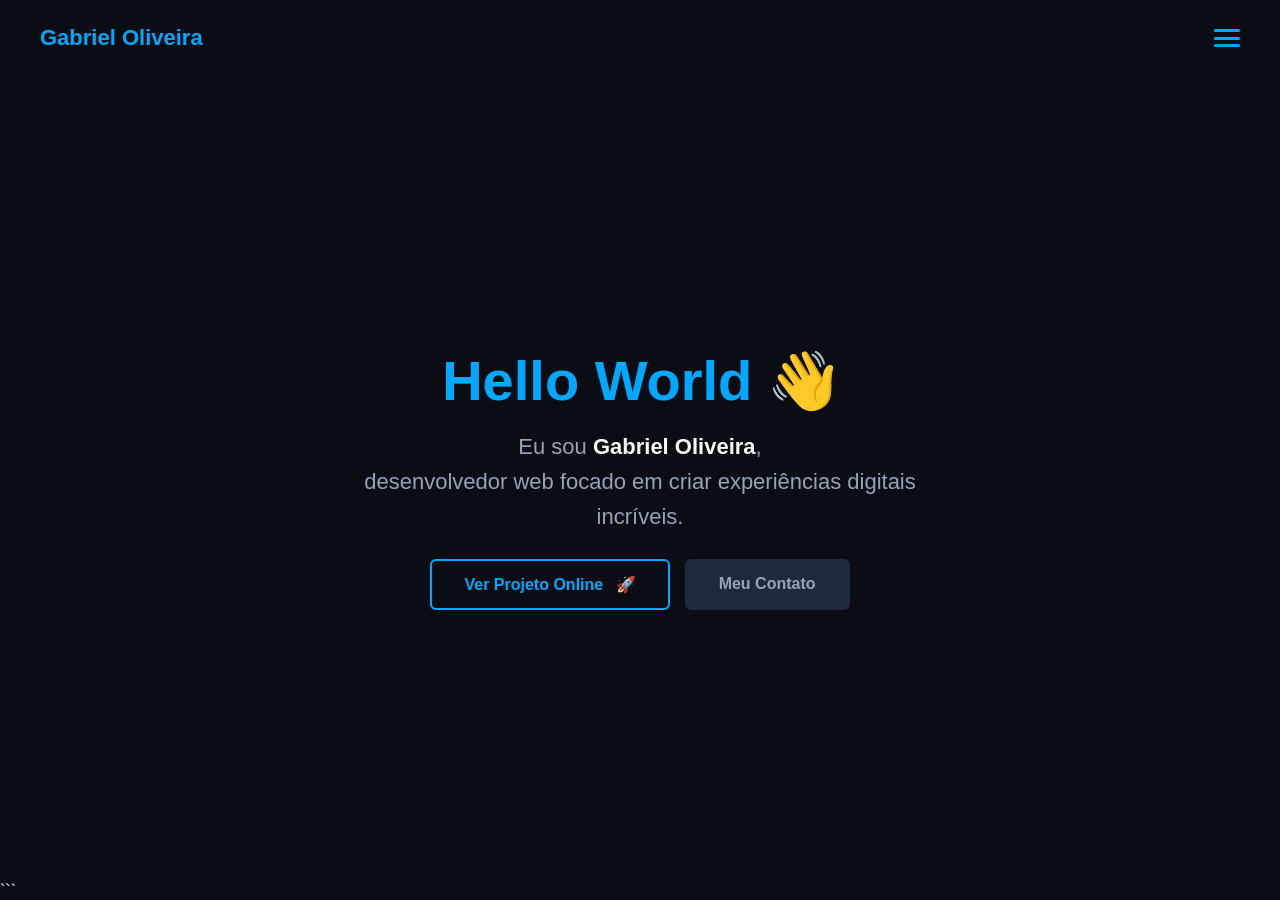
<file: index.html>
<!DOCTYPE html>
<html lang="pt-BR">
<head>
    <meta charset="UTF-8">
    <meta name="viewport" content="width=device-width, initial-scale=1.0">
    <title>Portfólio - Gabriel Oliveira</title>
    <link rel="stylesheet" href="style.css">
</head>
<body>
    
    <header class="navbar">
        <div class="logo">Gabriel Oliveira</div>
        
        <button class="menu-btn" aria-label="Menu" onclick="toggleMenu()">
            <span></span>
            <span></span>
            <span></span>
        </button>

        <nav class="menu-links" id="menuLinks">
            <a href="index.html" class="active-link">Início</a>
            <a href="sobre.html">Quem sou eu?</a>
            <a href="habilidades.html">Habilidades</a>
            <a href="projetos.html">Projetos</a>
            <a href="contato.html">Contato</a>
        </nav>
    </header>

    <main class="container">
            
        <div class="hero-text">
            <h1>Hello World <span class="wave">👋</span></h1>

            <h2>
                Eu sou <strong class="highlight">Gabriel Oliveira</strong>,
                <br>
                desenvolvedor web focado em criar experiências digitais incríveis.
            </h2>
                
            <div class="hero-buttons">
                <a href="https://proejet-o.vercel.app/" 
                   target="_blank" 
                   class="contact-btn">
                   Ver Projeto Online
                </a>

                <a href="contato.html" class="secondary-btn">
                    Meu Contato
                </a>
            </div>
        </div>
        
    </main>

    <script>
        function toggleMenu() {
            const menu = document.getElementById('menuLinks');
            menu.classList.toggle('active');
        }
    </script>

</body>
</html>
```
</file>
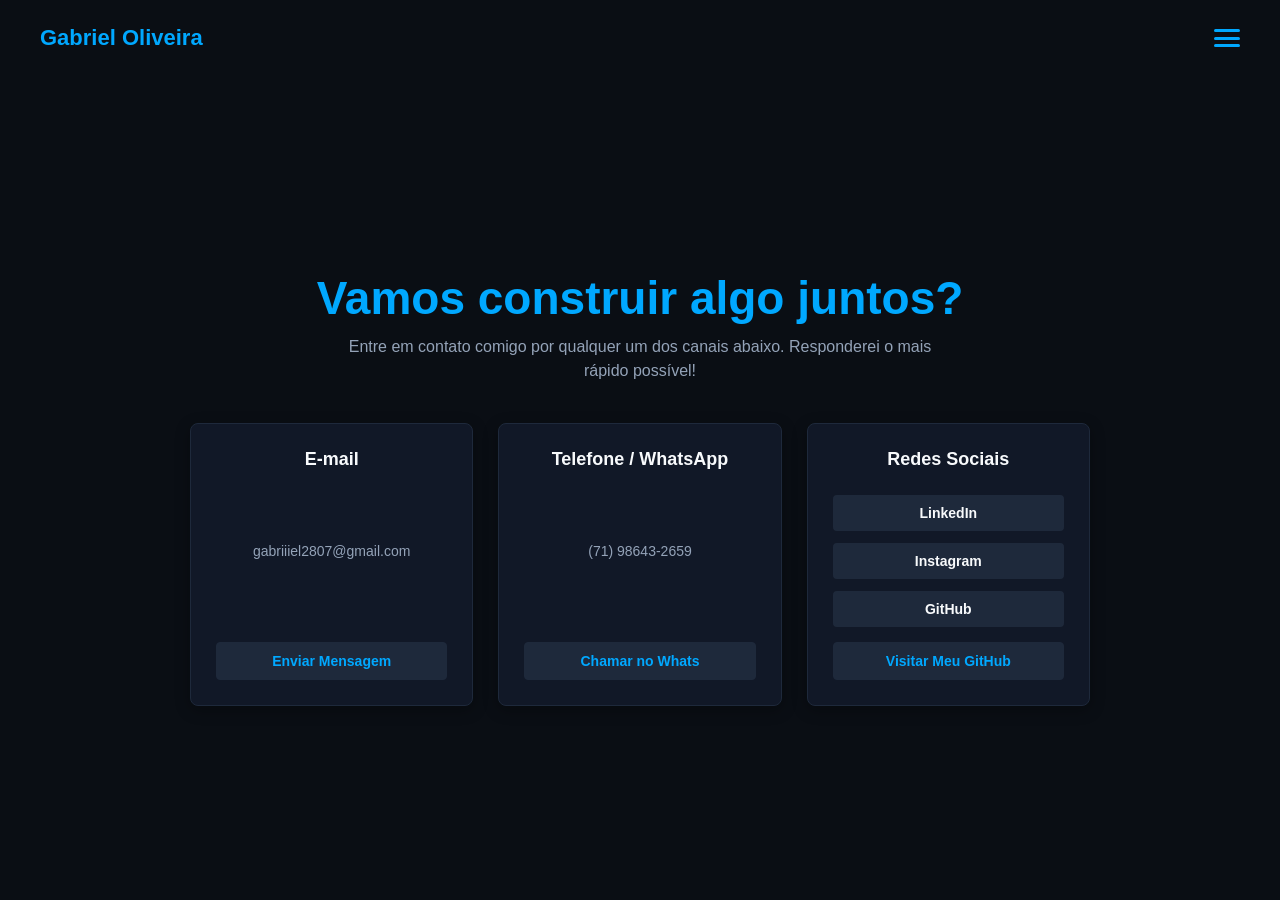
<file: contato.html>
<!DOCTYPE html>
<html lang="pt-BR">
<head>
    <meta charset="UTF-8">
    <meta name="viewport" content="width=device-width, initial-scale=1.0">
    <title>Contato - Gabriel Oliveira</title>
    <link rel="stylesheet" href="style.css">
</head>
<body>
    
    <header class="navbar">
        <div class="logo">Gabriel Oliveira</div>
        
        <button class="menu-btn" aria-label="Menu" onclick="toggleMenu()">
            <span></span>
            <span></span>
            <span></span>
        </button>

        <nav class="menu-links" id="menuLinks">
            <a href="index.html">Início</a>
            <a href="sobre.html">Quem sou eu?</a>
            <a href="habilidades.html">Habilidades</a>
            <a href="projetos.html">Projetos</a>
            <a href="contato.html" class="active-link">Contato</a>
        </nav>
    </header>

    <main class="contact-container">
        <h1>Vamos construir algo juntos?</h1>
        <p class="contact-subtitle">
            Entre em contato comigo por qualquer um dos canais abaixo.
            Responderei o mais rápido possível!
        </p>

        <div class="contact-cards">

            <div class="card">
                <h3>E-mail</h3>
                <p>gabriiiel2807@gmail.com</p>
                <a href="mailto:gabriiiel2807@gmail.com" class="card-btn">
                    Enviar Mensagem
                </a>
            </div>

            <div class="card">
                <h3>Telefone / WhatsApp</h3>
                <p>(71) 98643-2659</p>
                <a href="https://wa.me/5571986432659" target="_blank" class="card-btn">
                    Chamar no Whats
                </a>
            </div>

            <div class="card">
                <h3>Redes Sociais</h3>

                <div class="social-links">
                    <a href="https://www.linkedin.com/in/gabriel-oliveira-665851382/" target="_blank">
                        LinkedIn
                    </a>

                    <a href="https://www.instagram.com/biel07s/" target="_blank">
                        Instagram
                    </a>

                    
                    <a href="https://github.com/gbiel0428" target="_blank">
                        GitHub
                    </a>
                </div>

                
                <a href="https://github.com/gbiel0428" target="_blank" class="card-btn">
                    Visitar Meu GitHub
                </a>
            </div>

        </div>
    </main>

    <script>
        function toggleMenu() {
            const menu = document.getElementById('menuLinks');
            menu.classList.toggle('active');
        }
    </script>

</body>
</html>
</file>
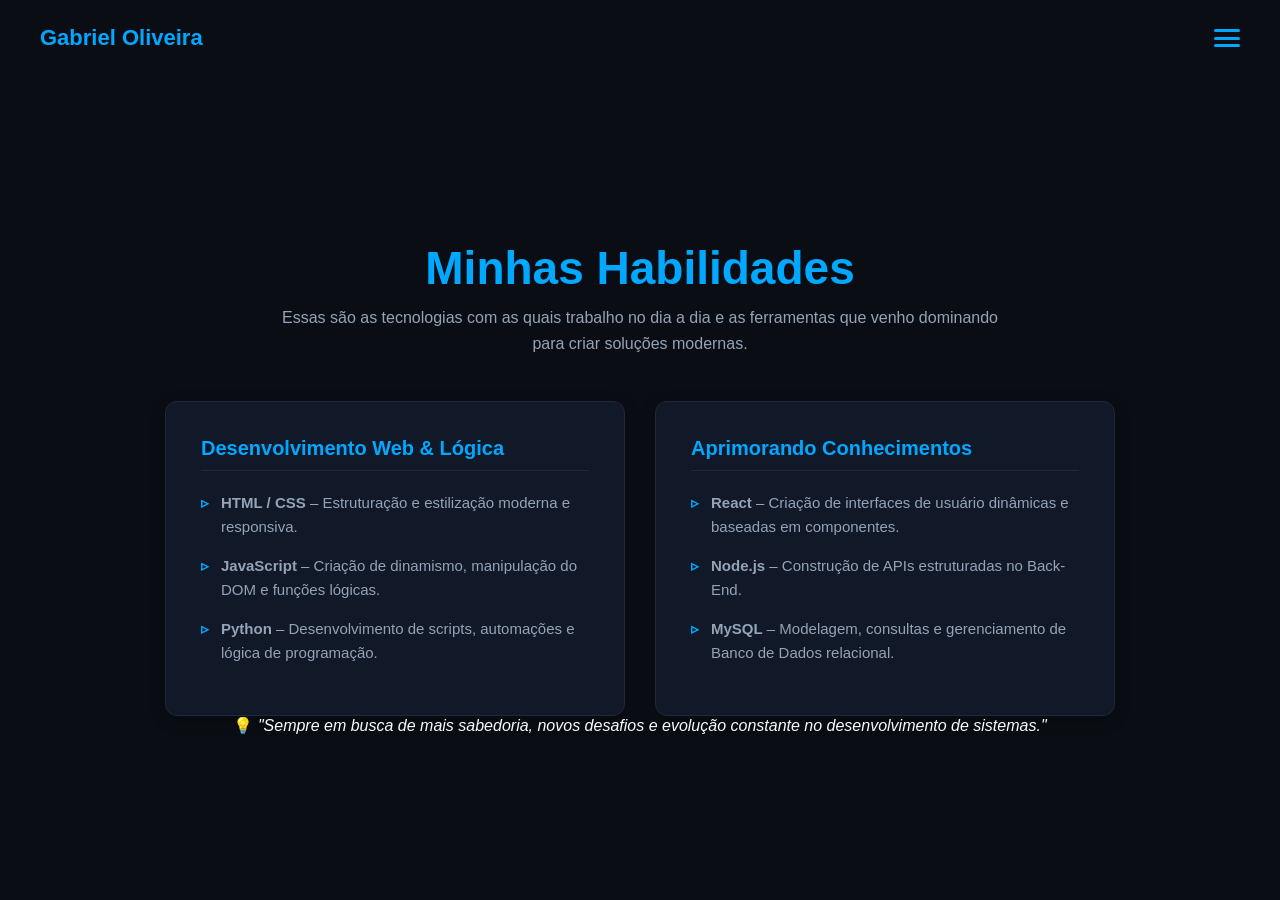
<file: habilidades.html>
<!DOCTYPE html>
<html lang="pt-BR">
<head>
    <meta charset="UTF-8">
    <meta name="viewport" content="width=device-width, initial-scale=1.0">
    <title>Habilidades - Gabriel Oliveira</title>
    <link rel="stylesheet" href="style.css">
</head>
<body>
    
    <header class="navbar">
        <div class="logo">Gabriel Oliveira</div>
        
        <button class="menu-btn" aria-label="Menu" onclick="toggleMenu()">
            <span></span>
            <span></span>
            <span></span>
        </button>

        <nav class="menu-links" id="menuLinks">
            <a href="index.html">Início</a>
            <a href="sobre.html">Quem sou eu?</a>
            <a href="habilidades.html" class="active-link">Habilidades</a>
            <a href="index.html#projetos">Projetos</a>
            <a href="contato.html">Contato</a>
        </nav>
    </header>

    <main class="skills-container">
        <h1>Minhas Habilidades</h1>
        <p class="skills-subtitle">Essas são as tecnologias com as quais trabalho no dia a dia e as ferramentas que venho dominando para criar soluções modernas.</p>

        <div class="skills-grid">
            <div class="skills-card">
                <h3>Desenvolvimento Web & Lógica</h3>
                <ul class="skills-list">
                    <li><strong>HTML / CSS</strong> – Estruturação e estilização moderna e responsiva.</li>
                    <li><strong>JavaScript</strong> – Criação de dinamismo, manipulação do DOM e funções lógicas.</li>
                    <li><strong>Python</strong> – Desenvolvimento de scripts, automações e lógica de programação.</li>
                </ul>
            </div>

            <div class="skills-card highlight-card">
                <h3>Aprimorando Conhecimentos</h3>
                <ul class="skills-list">
                    <li><strong>React</strong> – Criação de interfaces de usuário dinâmicas e baseadas em componentes.</li>
                    <li><strong>Node.js</strong> – Construção de APIs estruturadas no Back-End.</li>
                    <li><strong>MySQL</strong> – Modelagem, consultas e gerenciamento de Banco de Dados relacional.</li>
                </ul>
            </div>
        </div>

        <div class="learning-footer">
            <p>💡 <em>"Sempre em busca de mais sabedoria, novos desafios e evolução constante no desenvolvimento de sistemas."</em></p>
        </div>
    </main>

    <script>
        function toggleMenu() {
            const menu = document.getElementById('menuLinks');
            menu.classList.toggle('active');
        }
    </script>
</body>
</html>
</file>
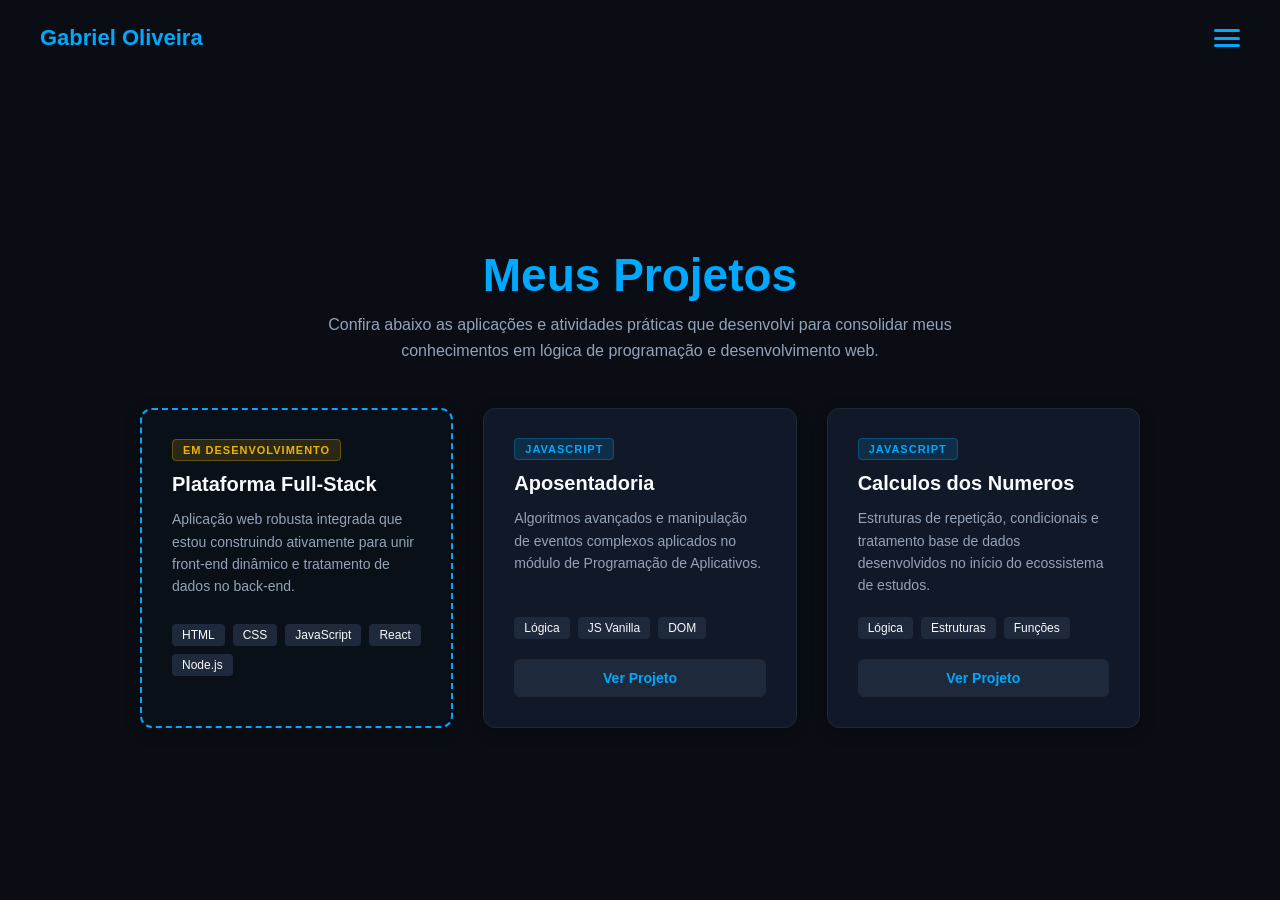
<file: projetos.html>
<!DOCTYPE html>
<html lang="pt-BR">
<head>
    <meta charset="UTF-8">
    <meta name="viewport" content="width=device-width, initial-scale=1.0">
    <title>Projetos - Gabriel Oliveira</title>
    <link rel="stylesheet" href="style.css">
</head>
<body>
    
    <header class="navbar">
        <div class="logo">Gabriel Oliveira</div>
        
        <button class="menu-btn" aria-label="Menu" onclick="toggleMenu()">
            <span></span>
            <span></span>
            <span></span>
        </button>

        <nav class="menu-links" id="menuLinks">
            <a href="index.html">Início</a>
            <a href="sobre.html">Quem sou eu?</a>
            <a href="habilidades.html">Habilidades</a>
            <a href="projetos.html" class="active-link">Projetos</a>
            <a href="contato.html">Contato</a>
        </nav>
    </header>

    <main class="projects-container">
        <h1>Meus Projetos</h1>
        <p class="projects-subtitle">Confira abaixo as aplicações e atividades práticas que desenvolvi para consolidar meus conhecimentos em lógica de programação e desenvolvimento web.</p>

        <div class="projects-grid"> 
            
            <div class="project-card principal-project">
                <div class="card-header">
                    <span class="badge badge-dev">EM DESENVOLVIMENTO</span>
                </div>
                <h3>Plataforma Full-Stack</h3>
                <p>Aplicação web robusta integrada que estou construindo ativamente para unir front-end dinâmico e tratamento de dados no back-end.</p>
                <div class="tech-tags">
                    <span>HTML</span>
                    <span>CSS</span>
                    <span>JavaScript</span>
                    <span>React</span>
                    <span>Node.js</span>
                </div>
            </div>

            <div class="project-card">
                <div class="card-header">
                    <span class="badge badge-js">JAVASCRIPT</span>
                </div>
                <h3>Aposentadoria</h3>
                <p>Algoritmos avançados e manipulação de eventos complexos aplicados no módulo de Programação de Aplicativos.</p>
                <div class="tech-tags">
                    <span>Lógica</span>
                    <span>JS Vanilla</span>
                    <span>DOM</span>
                </div>
                <a href="https://proejet-o.vercel.app/" target="_blank" class="project-link-btn">Ver Projeto</a>
            </div>

            <div class="project-card">
                <div class="card-header">
                    <span class="badge badge-js">JAVASCRIPT</span>
                </div>
                <h3>Calculos dos Numeros</h3>
                <p>Estruturas de repetição, condicionais e tratamento base de dados desenvolvidos no início do ecossistema de estudos.</p>
                <div class="tech-tags">
                    <span>Lógica</span>
                    <span>Estruturas</span>
                    <span>Funções</span>
                </div>
                <a href="https://proje-to.vercel.app/" target="_blank" class="project-link-btn">Ver Projeto</a>
            </div>

        </div>
    </main>

    <script>
        function toggleMenu() {
            const menu = document.getElementById('menuLinks');
            menu.classList.toggle('active');
        }
    </script>
</body>
</html>
</file>
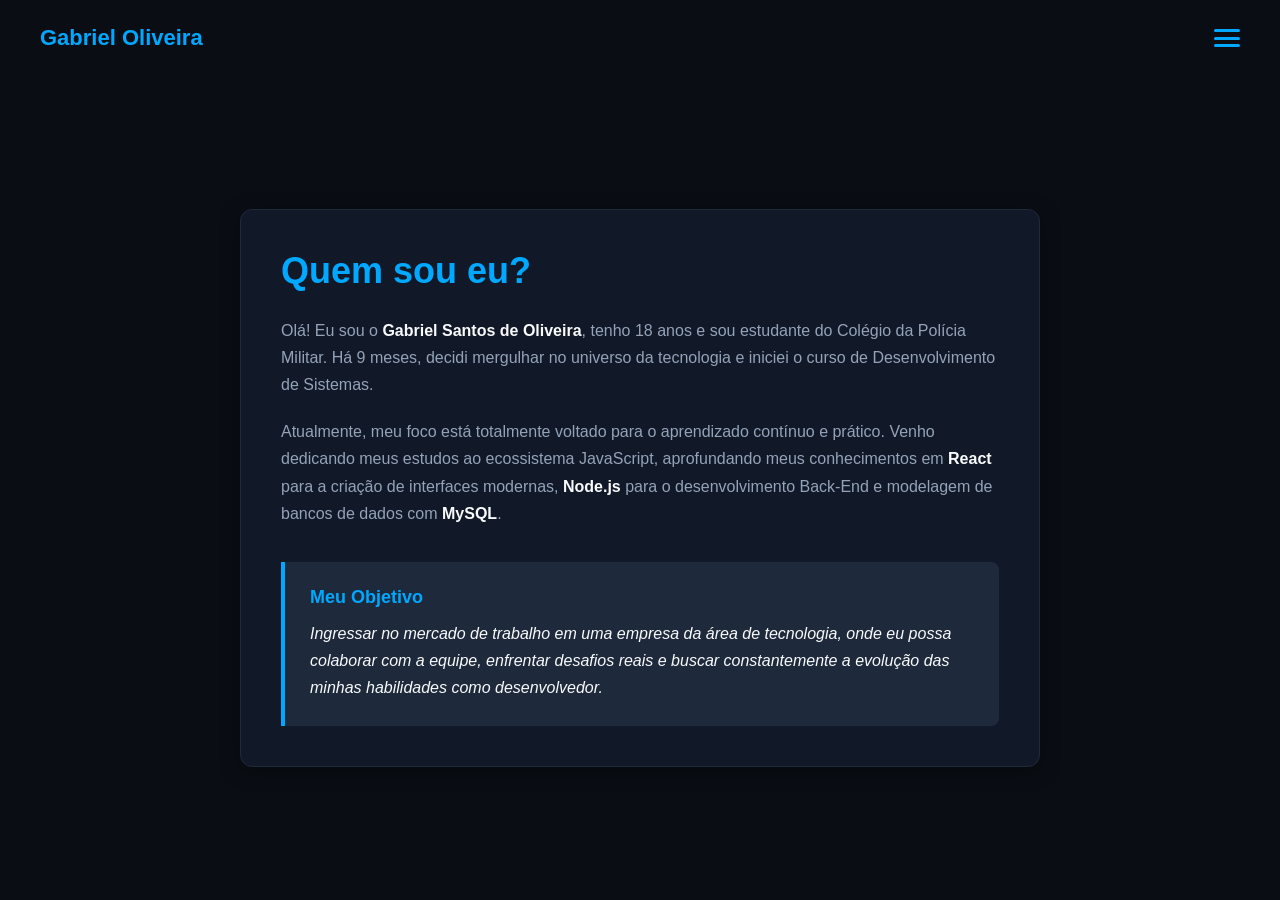
<file: sobre.html>
<!DOCTYPE html>
<html lang="pt-BR">
<head>
    <meta charset="UTF-8">
    <meta name="viewport" content="width=device-width, initial-scale=1.0">
    <title>Quem Sou Eu - Gabriel Oliveira</title>
    <link rel="stylesheet" href="style.css">
</head>
<body>
    
    <header class="navbar">
        <div class="logo">Gabriel Oliveira</div>
        
        <button class="menu-btn" aria-label="Menu" onclick="toggleMenu()">
            <span></span>
            <span></span>
            <span></span>
        </button>

        <nav class="menu-links" id="menuLinks">
            <a href="index.html">Início</a>
            <a href="sobre.html" class="active-link">Quem sou eu?</a>
            <a href="index.html#habilidades">Habilidades</a>
            <a href="index.html#projetos">Projetos</a>
            <a href="contato.html">Contato</a>
        </nav>
    </header>

    <main class="about-container">
        <div class="about-content">
            <h2>Quem sou eu?</h2>
            <p>Olá! Eu sou o <strong>Gabriel Santos de Oliveira</strong>, tenho 18 anos e sou estudante do Colégio da Polícia Militar. Há 9 meses, decidi mergulhar no universo da tecnologia e iniciei o curso de Desenvolvimento de Sistemas.</p>
            
            <p>Atualmente, meu foco está totalmente voltado para o aprendizado contínuo e prático. Venho dedicando meus estudos ao ecossistema JavaScript, aprofundando meus conhecimentos em <strong>React</strong> para a criação de interfaces modernas, <strong>Node.js</strong> para o desenvolvimento Back-End e modelagem de bancos de dados com <strong>MySQL</strong>.</p>
            
            <div class="objective-box">
                <h3>Meu Objetivo</h3>
                <p>Ingressar no mercado de trabalho em uma empresa da área de tecnologia, onde eu possa colaborar com a equipe, enfrentar desafios reais e buscar constantemente a evolução das minhas habilidades como desenvolvedor.</p>
            </div>
        </div>
    </main>

    <script>
        function toggleMenu() {
            const menu = document.getElementById('menuLinks');
            menu.classList.toggle('active');
        }
    </script>
</body>
</html>
</file>
<file: style.css>
/* ==========================================================================
   1. RESET PADRÃO & CONFIGURAÇÃO BASE
   ========================================================================== */
* {
  margin: 0;
  padding: 0;
  box-sizing: border-box;
}

body {
  background-color: #0a0e14;
  color: #f8fafc;
  font-family: 'Segoe UI', Tahoma, Geneva, Verdana, sans-serif;
  min-height: 100vh;
  display: flex;
  flex-direction: column;
}

/* ==========================================================================
   2. BARRA DE NAVEGAÇÃO & MENU DROPDOWN (ALL SCREENS)
   ========================================================================== */
.navbar {
  display: flex;
  justify-content: space-between;
  align-items: center;
  padding: 25px 40px;
  background-color: #0a0e14;
  position: relative;
}

.logo {
  color: #00a8ff;
  font-size: 22px;
  font-weight: bold;
}

/* Botão de Menu Hambúrguer */
.menu-btn {
  display: flex;
  background: none;
  border: none;
  cursor: pointer;
  flex-direction: column;
  justify-content: space-between;
  width: 26px;
  height: 18px;
  z-index: 10;
}

.menu-btn span {
  display: block;
  height: 3px;
  width: 100%;
  background-color: #00a8ff;
  border-radius: 2px;
}

/* Caixa do Menu Flutuante */
.menu-links {
  display: flex;
  position: absolute;
  top: 75px;
  right: 40px;
  background-color: #111827;
  border: 1px solid #1e293b;
  border-radius: 8px;
  flex-direction: column;
  padding: 0px 20px;
  gap: 20px;
  min-width: 200px;
  box-shadow: 0 10px 25px rgba(0, 0, 0, 0.5);
  z-index: 9;

  max-height: 0;
  opacity: 0;
  overflow: hidden;
  pointer-events: none;
  transition:
    max-height 0.5s ease-in-out,
    opacity 0.4s ease-in-out,
    padding 0.5s ease-in-out;
}

/* Classe ativada pelo JavaScript */
.menu-links.active {
  max-height: 400px;
  opacity: 1;
  padding: 20px;
  pointer-events: auto;
}

.menu-links a {
  color: #94a3b8;
  text-decoration: none;
  font-size: 16px;
  font-weight: 500;
  transition: all 0.2s ease-in-out;
}

.menu-links a:hover,
.menu-links a.active-link {
  color: #00a8ff;
}

/* ==========================================================================
   3. ESTRUTURA DA PÁGINA INICIAL (HERO NOVO)
   ========================================================================== */
.container {
  flex: 1;
  display: flex;
  flex-direction: column;
  justify-content: center;
  align-items: center;
  text-align: center;
  padding: 40px 24px;
}

.hero-content {
  display: flex;
  flex-direction: column;
  align-items: center;
  gap: 25px;
  animation: fadeIn 1s ease-in-out;
}

/* Estilo do Avatar/Foto de Perfil */
.hero-image img {
  width: 160px;
  height: 160px;
  border-radius: 50%;
  object-fit: cover;
  border: 3px solid #00a8ff;
  box-shadow: 0 0 20px rgba(0, 168, 255, 0.2);
  background-color: #1e293b;
  transition: transform 0.3s ease, box-shadow 0.3s ease;
}

.hero-image img:hover {
  transform: translateY(-8px);
  box-shadow: 0 0 35px rgba(0, 168, 255, 0.5);
}

.hero-text h1 {
  font-size: clamp(38px, 8vw, 56px);
  color: #00a8ff;
  margin-bottom: 15px;
}

.hero-text h2 {
  font-size: clamp(18px, 4vw, 22px);
  color: #94a3b8;
  font-weight: 400;
  max-width: 600px;
  margin-bottom: 25px;
  line-height: 1.6;
}

.highlight {
  color: #f8fafc;
}

/* Área dos Botões */
.hero-buttons {
  display: flex;
  flex-wrap: wrap;
  gap: 15px;
  justify-content: center;
  margin-top: 15px;
}

.contact-btn {
  display: inline-block;
  background-color: transparent;
  border: 2px solid #00a8ff;
  color: #00a8ff;
  padding: 14px 32px;
  font-size: 16px;
  font-weight: bold;
  border-radius: 6px;
  cursor: pointer;
  text-decoration: none;
  transition: all 0.2s ease-in-out;
}

.contact-btn:hover {
  background-color: #00a8ff;
  color: #0a0e14;
  transform: translateY(-3px);
  box-shadow: 0 8px 20px rgba(0, 168, 255, 0.4);
}

.secondary-btn {
  display: inline-block;
  background-color: #1e293b;
  border: 2px solid #1e293b;
  color: #94a3b8;
  padding: 14px 32px;
  font-size: 16px;
  font-weight: bold;
  border-radius: 6px;
  cursor: pointer;
  text-decoration: none;
  transition: all 0.2s ease-in-out;
}

.secondary-btn:hover {
  background-color: #28364a;
  border-color: #28364a;
  color: #f8fafc;
  transform: translateY(-3px);
}

/* ==========================================================================
   4. SEÇÃO QUEM SOU EU
   ========================================================================== */
.about-container {
  flex: 1;
  display: flex;
  justify-content: center;
  align-items: center;
  padding: 60px 24px;
  width: 100%;
}

.about-content {
  max-width: 800px;
  width: 100%;
  background-color: #111827;
  border: 1px solid #1e293b;
  border-radius: 12px;
  padding: 40px;
  box-shadow: 0 4px 20px rgba(0, 0, 0, 0.4);
  text-align: left;
}

.about-content h2 {
  font-size: clamp(28px, 5vw, 36px);
  color: #00a8ff;
  margin-bottom: 25px;
}

.about-content p {
  color: #94a3b8;
  font-size: 16px;
  line-height: 1.7;
  margin-bottom: 20px;
}

.about-content strong {
  color: #f8fafc;
}

.objective-box {
  background-color: #1e293b;
  border-left: 4px solid #00a8ff;
  padding: 25px;
  border-radius: 0 8px 8px 0;
  margin-top: 35px;
}

.objective-box h3 {
  color: #00a8ff;
  font-size: 18px;
  margin-bottom: 12px;
  font-weight: 600;
}

.objective-box p {
  margin-bottom: 0;
  color: #f8fafc;
  font-style: italic;
}

/* ==========================================================================
   5. SEÇÃO DE HABILIDADES
   ========================================================================== */
.skills-container {
  flex: 1;
  display: flex;
  flex-direction: column;
  align-items: center;
  justify-content: center;
  padding: 60px 24px;
  text-align: center;
}

.skills-container h1 {
  font-size: clamp(32px, 6vw, 46px);
  color: #00a8ff;
  margin-bottom: 10px;
}

.skills-subtitle {
  color: #94a3b8;
  font-size: 16px;
  max-width: 750px;
  margin-bottom: 45px;
  line-height: 1.6;
}

.skills-grid {
  display: flex;
  flex-wrap: wrap;
  gap: 30px;
  justify-content: center;
  width: 100%;
  max-width: 950px;
}

.skills-card {
  background-color: #111827;
  border: 1px solid #1e293b;
  border-radius: 12px;
  padding: 35px;
  flex: 1;
  min-width: 300px;
  text-align: left;
  box-shadow: 0 4px 15px rgba(0, 0, 0, 0.3);
  transition: transform 0.3s ease;
}

.skills-card:hover {
  transform: translateY(-5px);
}

.skills-card h3 {
  color: #00a8ff;
  font-size: 20px;
  margin-bottom: 20px;
  border-bottom: 1px solid #1e293b;
  padding-bottom: 10px;
}

.skills-list {
  list-style: none;
}

.skills-list li {
  color: #94a3b8;
  font-size: 15px;
  line-height: 1.6;
  margin-bottom: 15px;
  position: relative;
  padding-left: 20px;
}

.skills-list li::before {
  content: "▹";
  position: absolute;
  left: 0;
  color: #00a8ff;
  font-weight: bold;
}

/* ==========================================================================
   6. SEÇÃO DE PROJETOS (ATUALIZADA)
   ========================================================================== */
.projects-container {
  flex: 1;
  display: flex;
  flex-direction: column;
  align-items: center;
  justify-content: center;
  padding: 60px 24px;
  text-align: center;
}

.projects-container h1 {
  font-size: clamp(32px, 6vw, 46px);
  color: #00a8ff;
  margin-bottom: 10px;
}

.projects-subtitle {
  color: #94a3b8;
  font-size: 16px;
  max-width: 700px;
  margin-bottom: 45px;
  line-height: 1.6;
}

/* Grid Responsiva e Inteligente */
.projects-grid {
  display: grid;
  grid-template-columns: repeat(auto-fit, minmax(280px, 1fr));
  gap: 30px;
  width: 100%;
  max-width: 1000px;
  margin: 0 auto;
}

/* Cartão Padrão de Projeto */
.project-card {
  background-color: #111827;
  border: 1px solid #1e293b;
  border-radius: 12px;
  padding: 30px;
  display: flex;
  flex-direction: column;
  align-items: flex-start;
  text-align: left;
  box-shadow: 0 4px 15px rgba(0, 0, 0, 0.3);
  transition: transform 0.3s ease, border-color 0.3s ease;
}

.project-card:hover {
  transform: translateY(-5px);
  border-color: #00a8ff;
}

/* Destaque para o Projeto Principal */
.project-card.principal-project {
  border: 2px dashed #00a8ff;
  background-color: rgba(0, 168, 255, 0.02);
}

.card-header {
  margin-bottom: 15px;
}

/* Etiquetas/Badges */
.badge {
  font-size: 11px;
  font-weight: bold;
  padding: 4px 10px;
  border-radius: 4px;
  letter-spacing: 1px;
}

.badge-dev {
  background-color: rgba(234, 179, 8, 0.15);
  color: #eab308;
  border: 1px solid rgba(234, 179, 8, 0.3);
  animation: pulse 2s infinite;
}

.badge-js {
  background-color: rgba(0, 168, 255, 0.15);
  color: #00a8ff;
  border: 1px solid rgba(0, 168, 255, 0.3);
}

.project-card h3 {
  color: #f8fafc;
  font-size: 20px;
  margin-bottom: 12px;
}

.project-card p {
  color: #94a3b8;
  font-size: 14px;
  line-height: 1.6;
  margin-bottom: 20px;
  flex: 1;
}

/* Tags de Tecnologias */
.tech-tags {
  display: flex;
  flex-wrap: wrap;
  gap: 8px;
  margin-bottom: 20px;
}

.tech-tags span {
  background-color: #1e293b;
  color: #f8fafc;
  font-size: 12px;
  padding: 4px 10px;
  border-radius: 4px;
}

/* Botão do Repositório */
.project-link-btn {
  display: inline-block;
  background-color: #1e293b;
  color: #00a8ff;
  border: 1px solid #1e293b;
  padding: 10px 16px;
  font-size: 14px;
  font-weight: 600;
  border-radius: 6px;
  text-decoration: none;
  width: 100%;
  text-align: center;
  transition: all 0.2s ease-in-out;
}

.project-link-btn:hover {
  background-color: #00a8ff;
  color: #0a0e14;
}

/* ==========================================================================
   7. SEÇÃO DE CONTATO
   ========================================================================== */
.contact-container {
  flex: 1;
  display: flex;
  flex-direction: column;
  align-items: center;
  justify-content: center;
  padding: 60px 24px;
  text-align: center;
}

.contact-container h1 {
  font-size: clamp(32px, 6vw, 46px);
  color: #00a8ff;
  margin-bottom: 10px;
}

.contact-subtitle {
  color: #94a3b8;
  font-size: 16px;
  max-width: 600px;
  margin-bottom: 40px;
  line-height: 1.5;
}

.contact-cards {
  display: flex;
  flex-wrap: wrap;
  gap: 25px;
  justify-content: center;
  width: 100%;
  max-width: 900px;
}

.card {
  background-color: #111827;
  border: 1px solid #1e293b;
  border-radius: 8px;
  padding: 25px;
  flex: 1;
  min-width: 260px;
  max-width: 300px;
  display: flex;
  flex-direction: column;
  justify-content: space-between;
  align-items: center;
  box-shadow: 0 4px 15px rgba(0, 0, 0, 0.3);
  transition: transform 0.3s ease, border-color 0.3s ease;
  gap: 15px;
}

.card:hover {
  transform: translateY(-5px);
  border-color: #00a8ff;
}

.card h3 {
  color: #f8fafc;
  font-size: 18px;
  margin-bottom: 10px;
}

.card p {
  color: #94a3b8;
  font-size: 14px;
  margin-bottom: 20px;
  word-break: break-all;
}

.card-btn {
  display: inline-block;
  background-color: #1e293b;
  color: #00a8ff;
  border: 1px solid #1e293b;
  padding: 10px 20px;
  font-size: 14px;
  font-weight: 600;
  border-radius: 4px;
  text-decoration: none;
  width: 100%;
  transition: all 0.2s ease-in-out;
  text-align: center;
}

.card-btn:hover {
  background-color: #00a8ff;
  color: #0a0e14;
}

.social-links {
  display: flex;
  flex-direction: column;
  gap: 12px;
  width: 100%;
}

.social-links a {
  flex: 1;
  text-align: center;
  background-color: #1e293b;
  color: #f8fafc;
  padding: 10px;
  border-radius: 4px;
  text-decoration: none;
  font-size: 14px;
  font-weight: 600;
  transition: all 0.2s ease-in-out;
}

.social-links a:hover {
  background-color: #00a8ff;
  color: #0a0e14;
}

/* ==========================================================================
   8. ANIMAÇÕES & EFEITOS DE CLIQUE (:ACTIVE)
   ========================================================================== */
.menu-links a:active {
  transform: scale(0.95);
  color: #0088cc !important;
}

.contact-btn:active,
.secondary-btn:active,
.card-btn:active,
.project-link-btn:active {
  transform: translateY(1px) scale(0.98) !important;
  box-shadow: 0 2px 8px rgba(0, 168, 255, 0.2) !important;
  background-color: #0088cc !important;
  border-color: #0088cc !important;
}

.social-links a:active {
  transform: scale(0.96);
  background-color: #0088cc !important;
  color: #0a0e14 !important;
}

/* Mãozinha acenando */
.wave {
  display: inline-block;
  animation: wave-animation 2.5s infinite;
  transform-origin: 70% 70%;
}

@keyframes wave-animation {
  0% { transform: rotate(0deg); }
  10% { transform: rotate(14deg); }
  20% { transform: rotate(-8deg); }
  30% { transform: rotate(14deg); }
  40% { transform: rotate(-4deg); }
  50% { transform: rotate(10deg); }
  60% { transform: rotate(0deg); }
  100% { transform: rotate(0deg); }
}

/* Efeito de entrada suave da página */
@keyframes fadeIn {
  from {
    opacity: 0;
    transform: translateY(20px);
  }

  to {
    opacity: 1;
    transform: translateY(0);
  }
}

@keyframes pulse {
  0% { opacity: 0.7; }
  50% { opacity: 1; }
  100% { opacity: 0.7; }
}

/* ==========================================================================
   9. RESPONSIVIDADE (AJUSTES PARA CELULAR)
   ========================================================================== */
@media (max-width: 768px) {
  .navbar {
    padding: 20px 24px;
  }

  .menu-links {
    right: 24px;
  }

  .about-content {
    padding: 25px 20px;
  }

  .contact-cards {
    flex-direction: column;
    align-items: center;
  }

  .card {
    width: 100%;
    max-width: 100%;
  }

  .projects-grid {
    grid-template-columns: 1fr;
  }
}  

```css
/* Botão Projeto Online */
.contact-btn {
  position: relative;
  overflow: hidden;
}

.contact-btn::after {
  content: "🚀";
  margin-left: 8px;
  transition: transform 0.3s ease;
}

.contact-btn:hover::after {
  transform: translateX(4px);
}
```
</file>
